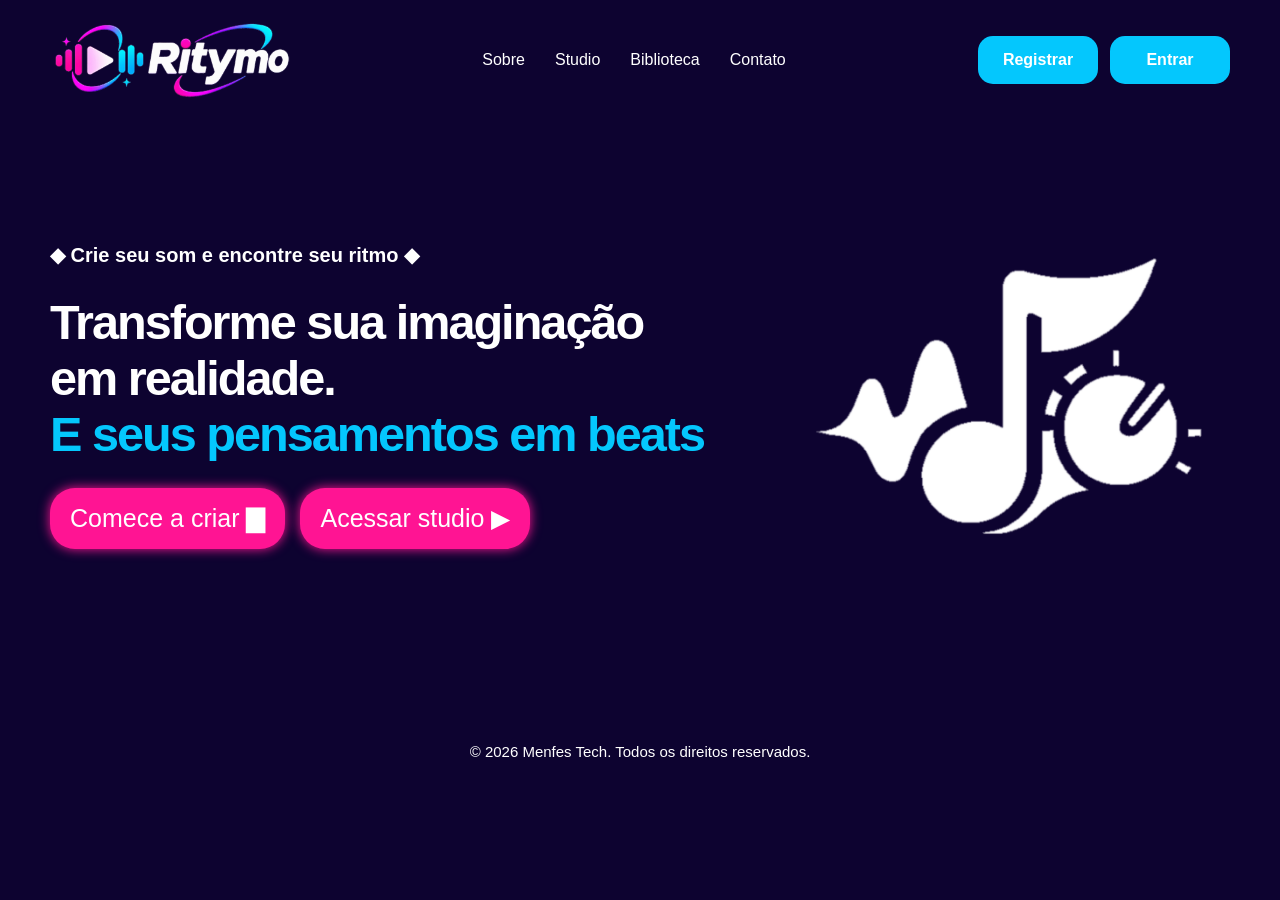
<file: index.html>
<!DOCTYPE html>
<html lang="pt-br">
<head>
    <meta charset="UTF-8">
    <meta name="viewport" content="width=device-width, initial-scale=1.0">
    <title>Ritymo</title>
    <link rel="stylesheet" href="style.css">
</head>

<body>

    <header>
        <!-- Logo -->
        <div class="logo-area">
            <img src="logo.png" alt="Logo do Ritymo" class="logo">
        </div>

        <!-- Menu -->
        <nav class="menu">
            <a href="sobre.html">Sobre</a>
            <a href="studio.html">Studio</a>
            <a href="bibli.html">Biblioteca</a>
            <a href="contato.html">Contato</a>
        </nav>

        <!-- Botões de login -->
        <div class="botoes-login">
            <button class="botao-conta"
                onclick="window.location.href='criar.html'">
                Registrar
            </button>

            <button class="botao-entrar"
                onclick="window.location.href='entrar.html'">
                Entrar
            </button>
        </div>
    </header>

    <main>
        <!-- Conteúdo principal -->
        <section class="hero">

            <div class="hero-texto">
                <h2 class="subtitulo">
                    ◆ Crie seu som e encontre seu ritmo ◆
                </h2>

                <h1 class="titulo">
                    Transforme sua imaginação<br>
                    em realidade.<br>
                    <span>E seus pensamentos em beats</span>
                </h1>

                <!-- Botões principais -->
                <div class="botoes">
                    <button class="botao-criar"
                        onclick="window.location.href='criar.html'">
                        Comece a criar ▇
                    </button>

                    <button class="botao-studio"
                        onclick="window.location.href='studio.html'">
                        Acessar studio ▶
                    </button>
                </div>
            </div>

            <!-- Imagem -->
            <div class="hero-imagem">
                <img src="simbolo.png" alt="Símbolo do Ritymo">
            </div>

        </section>
    </main>

    <!-- Rodapé -->
    <footer class="rodape">
        © 2026 Menfes Tech. Todos os direitos reservados.
    </footer>

    <!-- Chatbot Landbot -->
    <script type="module" src="https://cdn.landbot.io/landbot-3/landbot-3.0.0.mjs"></script>

    <script type="module">
        var myLandbot = new Landbot.Livechat({
            configUrl: 'https://storage.googleapis.com/landbot.online/v3/H-3534070-WK74FCH0W5KQUWKD/index.json',
        });
        
    </script>
</body>
</html>
</file>
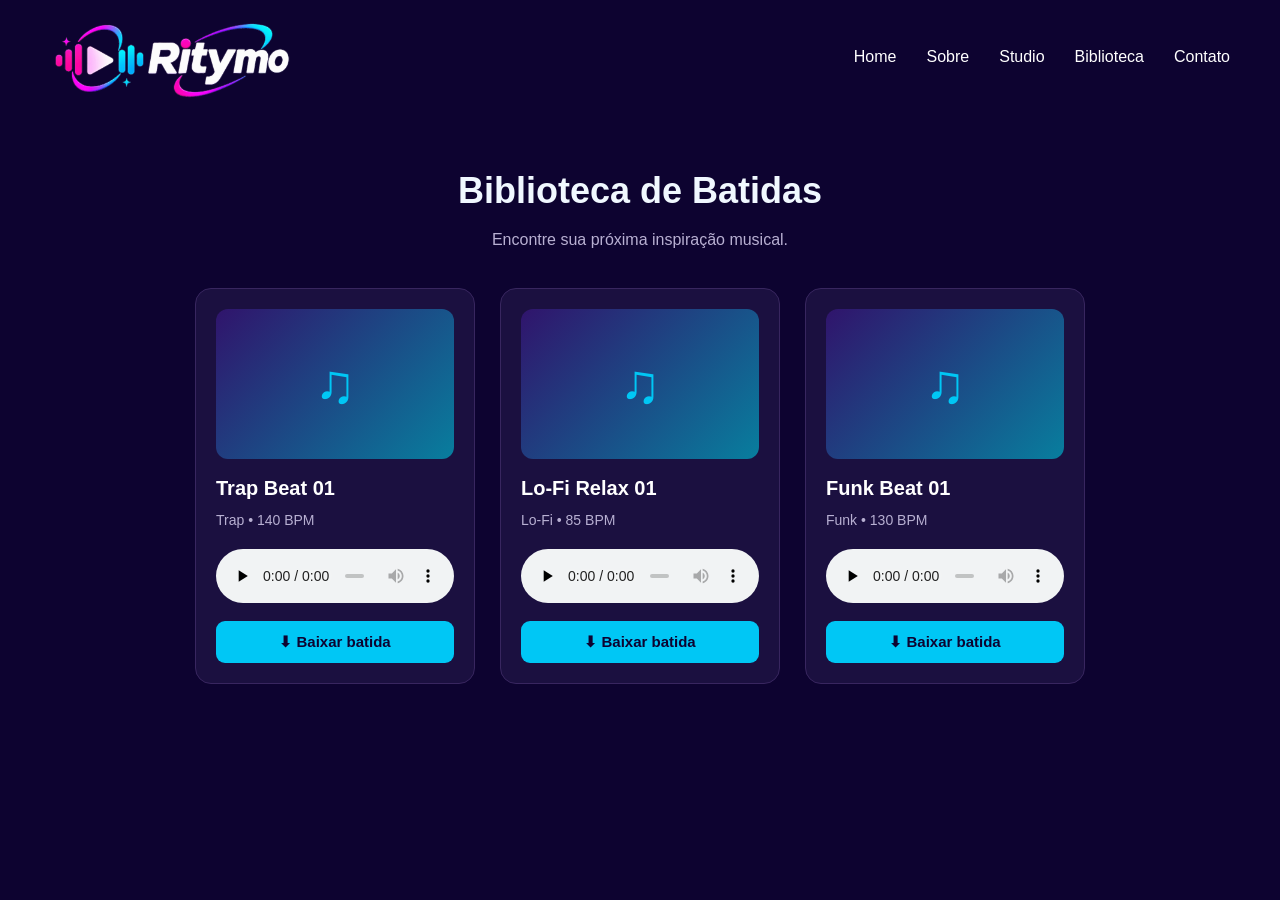
<file: bibli.html>
<!DOCTYPE html>
<html lang="pt-br">
<head>
    <meta charset="UTF-8">
    <meta name="viewport" content="width=device-width, initial-scale=1.0">
    <title>Ritymo - Biblioteca</title>
    <link rel="stylesheet" href="bibli.css">
</head>
<body>

    <div id="alertaUsuario" class="alerta-usuario" role="status" hidden></div>

    <header>
        <!-- Logo -->
        <div class="logo-area">
            <img src="logo.png" alt="Logo do site" class="logo">
        </div>

        <!-- Menu -->
        <nav class="menu">
            <a href="index.html">Home</a>
            <a href="sobre.html">Sobre</a>
            <a href="studio.html">Studio</a>
            <a href="bibli.html">Biblioteca</a>
            <a href="contato.html">Contato</a>
        </nav>
    </header>

    <!-- Conteúdo da biblioteca -->
    <main>
        <h1>Biblioteca de Batidas</h1>
        <p>Encontre sua próxima inspiração musical.</p>

        <section id="listaBatidas" class="lista-batidas">
        </section>
    </main>

    <script src="biblioteca.js"></script>

</body>
</html>
</file>
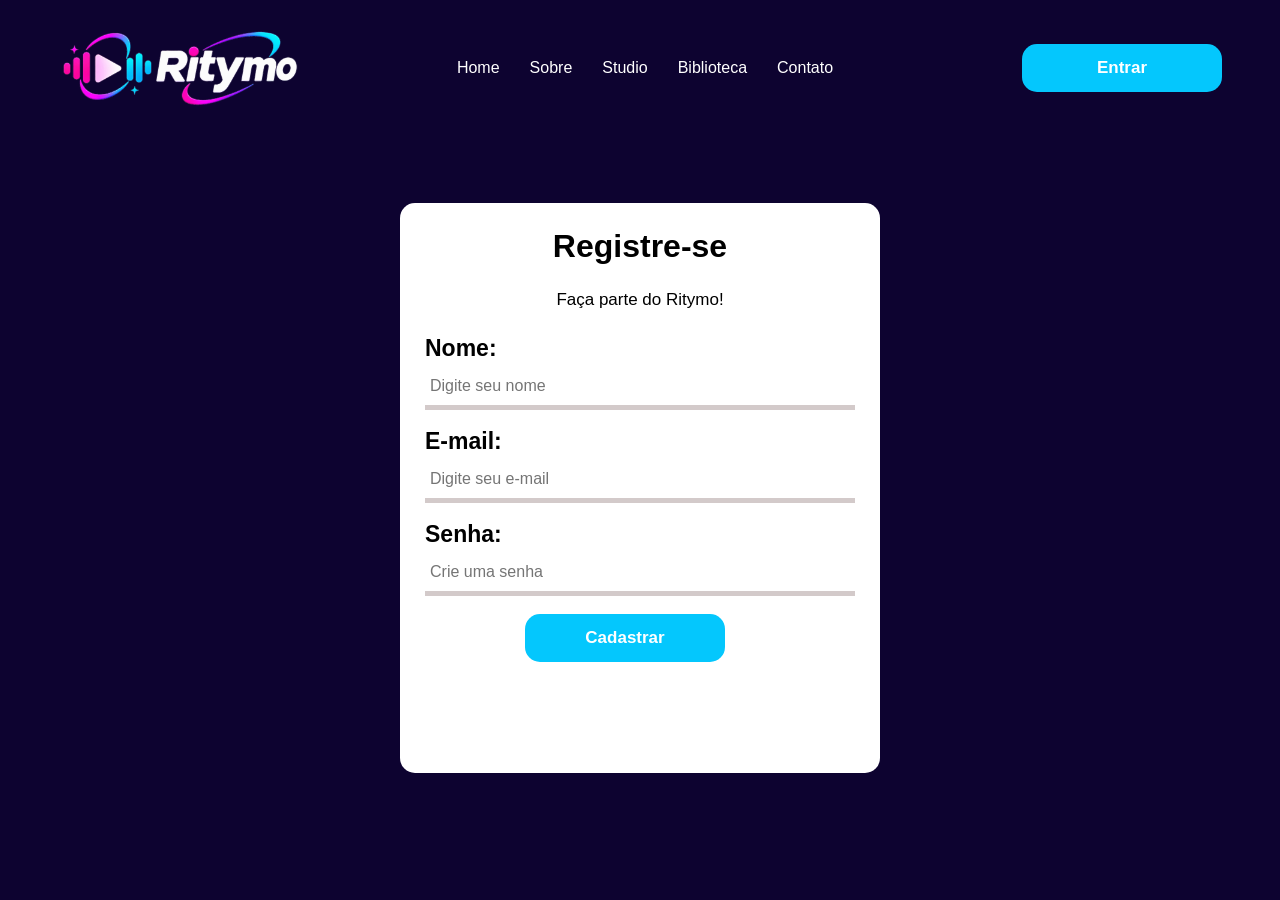
<file: criar.html>
<!DOCTYPE html>
<html lang="pt-br">
<head>
    <meta charset="UTF-8">
    <meta name="viewport" content="width=device-width, initial-scale=1.0">
    <title>Ritymo - Criar conta</title>
    <link rel="stylesheet" href="entrar.css">
</head>
<body>

    <header>
        <!-- Logo -->
        <div class="logo-area">
            <img src="logo.png" alt="Logo do site" class="logo">
        </div>

        <!-- Menu -->
        <nav class="menu">
            <a href="index.html">Home</a>
            <a href="sobre.html">Sobre</a>
            <a href="studio.html">Studio</a>
            <a href="bibli.html">Biblioteca</a>
            <a href="contato.html">Contato</a>
        </nav>

        <!-- Botões -->

            <button class="botao-entrar" type="button"
                onclick="window.location.href='entrar.html'">
                Entrar
            </button>
        </div>
    </header>

    <!-- Formulário de cadastro -->
    <main class="pagina-criar">

        <form class="formulario" id="formCriar">

            <h1>Registre-se</h1>
            <p>Faça parte do Ritymo!</p>

            <div class="campo">
                <label for="nome">Nome:</label>
                <input
                    type="text"
                    id="nome"
                    name="nome"
                    placeholder="Digite seu nome"
                    required
                >
            </div>

            <div class="campo">
                <label for="email">E-mail:</label>
                <input
                    type="email"
                    id="email"
                    name="email"
                    placeholder="Digite seu e-mail"
                    required
                >
            </div>

            <div class="campo">
                <label for="senha">Senha:</label>
                <input
                    type="password"
                    id="senha"
                    name="senha"
                    placeholder="Crie uma senha"
                    required
                >
            </div>

            <div class="cadastrar-tudo">
                <button class="botao-cadastrar" type="submit">
                    Cadastrar
                </button>
            </div>

        </form>

    </main>

    <script>
        const formulario = document.getElementById("formCriar");

        formulario.addEventListener("submit", function(evento) {
            evento.preventDefault();

            const nome = document.getElementById("nome").value.trim();
            const email = document.getElementById("email").value.trim();
            const senha = document.getElementById("senha").value;

            if (!nome || !email || !senha) {
                alert("Preencha todos os campos!");
                return;
            }

            sessionStorage.setItem("nomeUsuario", nome);

            alert("Você cadastrou no Ritymo!");

            window.location.href = "studio.html";
        });
    </script>

</body>
</html>
</file>
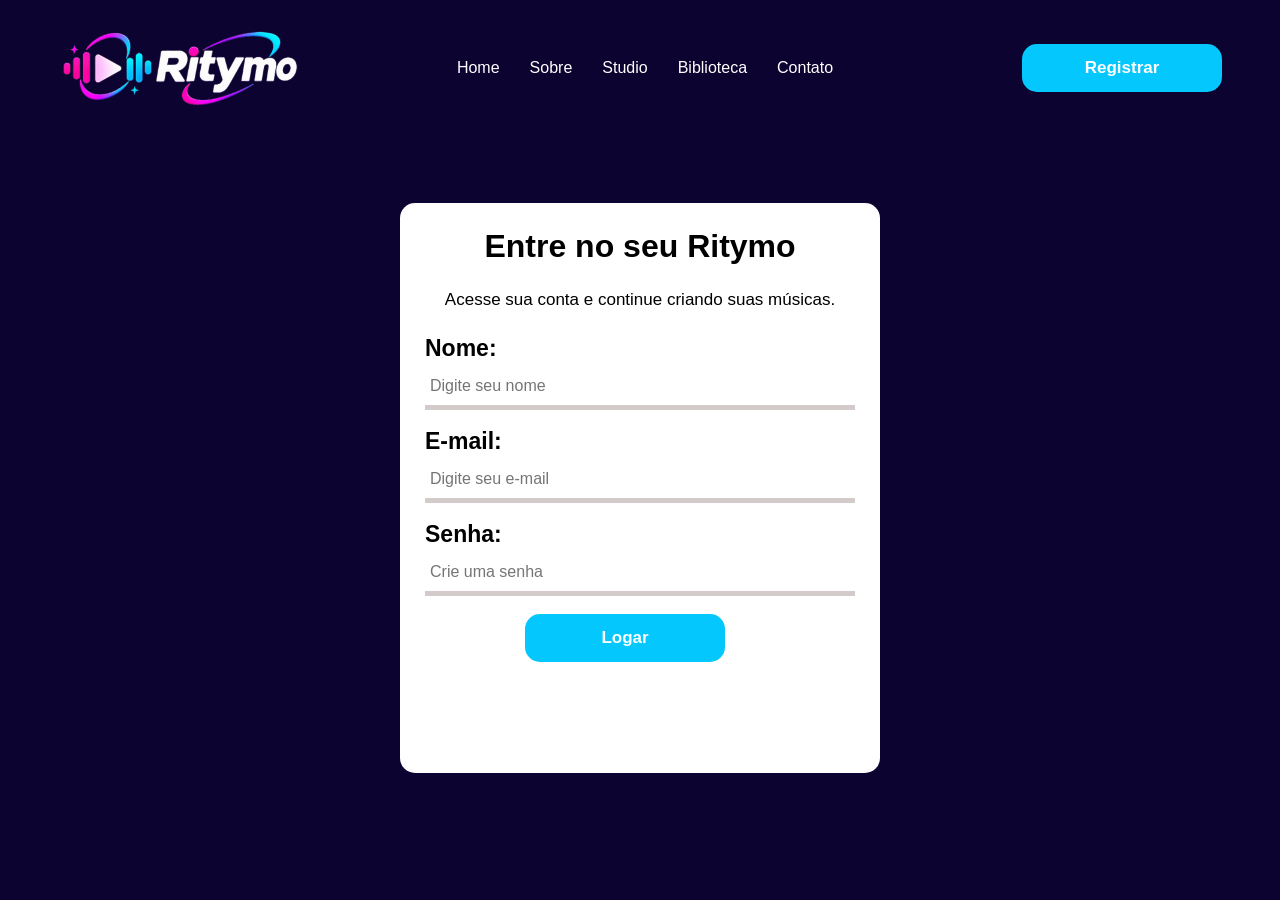
<file: entrar.html>
<!DOCTYPE html>
<html lang="pt-br">
<head>
    <meta charset="UTF-8">
    <meta name="viewport" content="width=device-width, initial-scale=1.0">
    <title>Ritymo - Criar conta</title>
    <link rel="stylesheet" href="entrar.css">
</head>
<body>

    <header>
        <!-- Logo -->
        <div class="logo-area">
            <img src="logo.png" alt="Logo do site" class="logo">
        </div>

        <!-- Menu -->
        <nav class="menu">
            <a href="index.html">Home</a>
            <a href="sobre.html">Sobre</a>
            <a href="studio.html">Studio</a>
            <a href="bibli.html">Biblioteca</a>
            <a href="contato.html">Contato</a>
        </nav>

        <!-- Botões -->
        <div class="botoes-login">
            <button class="botao-conta" type="button"
                onclick="window.location.href='criar.html'">
                Registrar
            </button>
        </div>
    </header>

    <!-- Formulário de cadastro -->
    <main class="pagina-criar">

        <form class="formulario" id="formCriar">

            <h1>Entre no seu Ritymo</h1>
            <p>Acesse sua conta e continue criando suas músicas.</p>

            <div class="campo">
                <label for="nome">Nome:</label>
                <input
                    type="text"
                    id="nome"
                    name="nome"
                    placeholder="Digite seu nome"
                    required
                >
            </div>

            <div class="campo">
                <label for="email">E-mail:</label>
                <input
                    type="email"
                    id="email"
                    name="email"
                    placeholder="Digite seu e-mail"
                    required
                >
            </div>

            <div class="campo">
                <label for="senha">Senha:</label>
                <input
                    type="password"
                    id="senha"
                    name="senha"
                    placeholder="Crie uma senha"
                    required
                >
            </div>

            <div class="cadastrar-tudo">
                <button class="botao-cadastrar" type="submit">
                    Logar
                </button>
            </div>

        </form>

    </main>

    <script>
        const formulario = document.getElementById("formCriar");

        formulario.addEventListener("submit", function(evento) {
            evento.preventDefault();

            const nome = document.getElementById("nome").value.trim();
            const email = document.getElementById("email").value.trim();
            const senha = document.getElementById("senha").value;

            if (!nome || !email || !senha) {
                alert("Preencha todos os campos!");
                return;
            }

            sessionStorage.setItem("nomeUsuario", nome);

            alert("Você logou no Ritymo!");

            window.location.href = "studio.html";
        });
    </script>
     
</body>
</html>
</file>
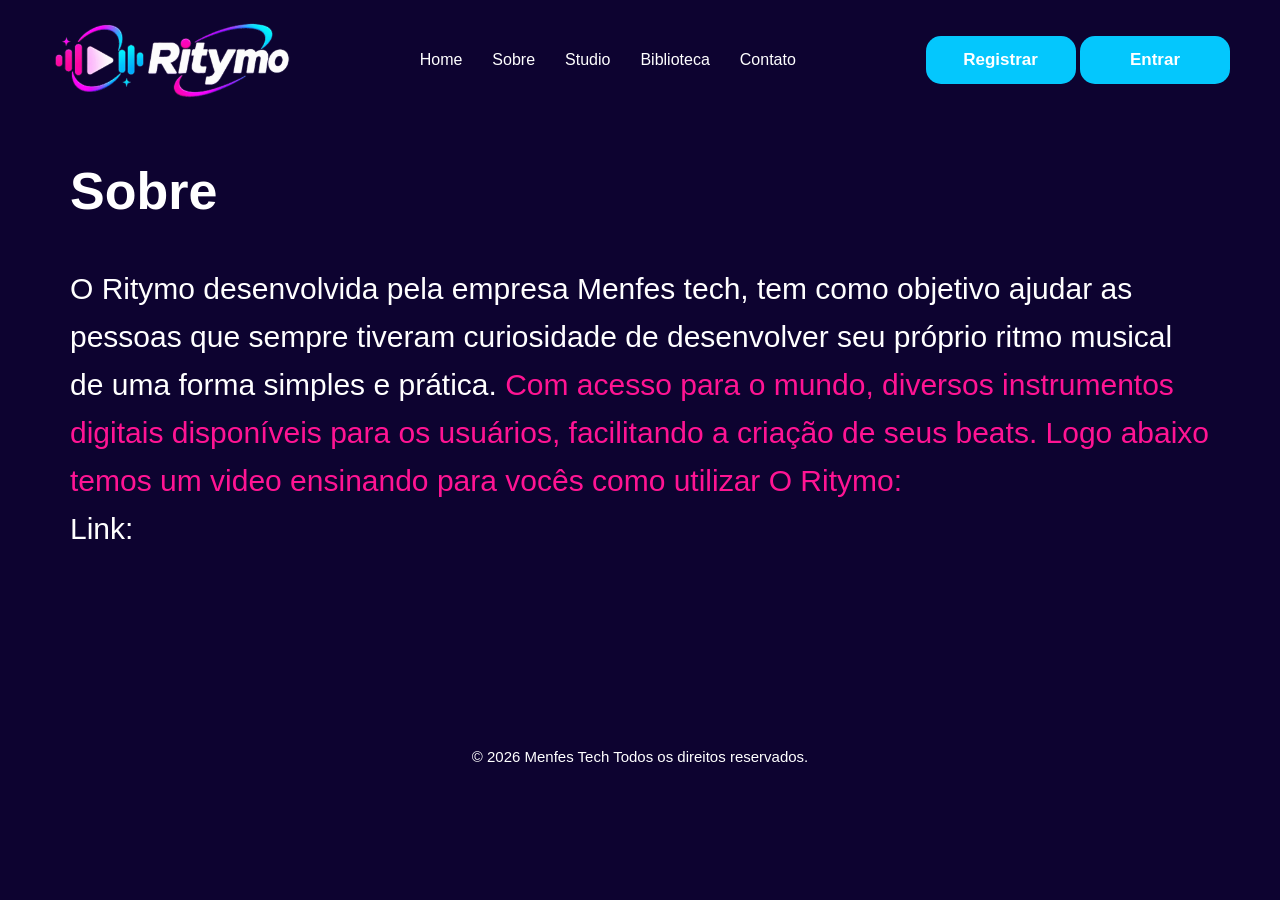
<file: sobre.html>
<!DOCTYPE html>
<html lang="pt-br">
<head>
    <meta charset="UTF-8">
    <meta name="viewport" content="width=device-width, initial-scale=1.0">
    <title>Ritymo</title> 
    <link rel="stylesheet" href="sobre.css">
</head>
<body>
    <header>
        <!--Logo-->
       <div class="logo-area">
        <img src="logo.png" alt="logo do site" class="logo">
       </div>
        <!--Menu-->
       <nav class="menu">
        <a href="index.html">Home</a>

        <a href="sobre.html">Sobre</a>

        <a href="studio.html">Studio</a>

        <a href="bibli.html">Biblioteca</a>

        <a href="contato.html">Contato</a>

       </nav>
       <!--Logins-->
   <div class="botoes-login">
    <button class="botao-conta"
        onclick="window.location.href='criar.html'">
        Registrar
    </button>

    <button class="botao-entrar"
        onclick="window.location.href='entrar.html'">
        Entrar
    </button>
    </header>

<section>
    <!--Conteudo principal-->
    <main class="conteudo-sobre">
        <h1 class="titulo">
        Sobre
        </h1>
        <br>
        <h3>
           O Ritymo desenvolvida pela empresa Menfes tech, tem como objetivo ajudar as pessoas que sempre tiveram curiosidade de desenvolver seu próprio ritmo musical
           de uma forma simples e prática.
           <span> Com acesso para o mundo, diversos instrumentos digitais disponíveis para os usuários, facilitando a criação de seus beats. Logo abaixo temos um video ensinando para vocês como utilizar O Ritymo:</span>
           <p>Link:  </p>
        </h3>
        <br>
    </main>
    <footer class="rodape">
        <br>
        <!---Rodapé-->


        © 2026 Menfes Tech Todos os direitos reservados.


        <br>

    </footer>
    
    <!-- Chatbot Landbot -->
    <script type="module" src="https://cdn.landbot.io/landbot-3/landbot-3.0.0.mjs"></script>

    <script type="module">
        var myLandbot = new Landbot.Livechat({
            configUrl: 'https://storage.googleapis.com/landbot.online/v3/H-3534070-WK74FCH0W5KQUWKD/index.json',
        });
        
    </script>
</body>
</html>

</section>
</file>
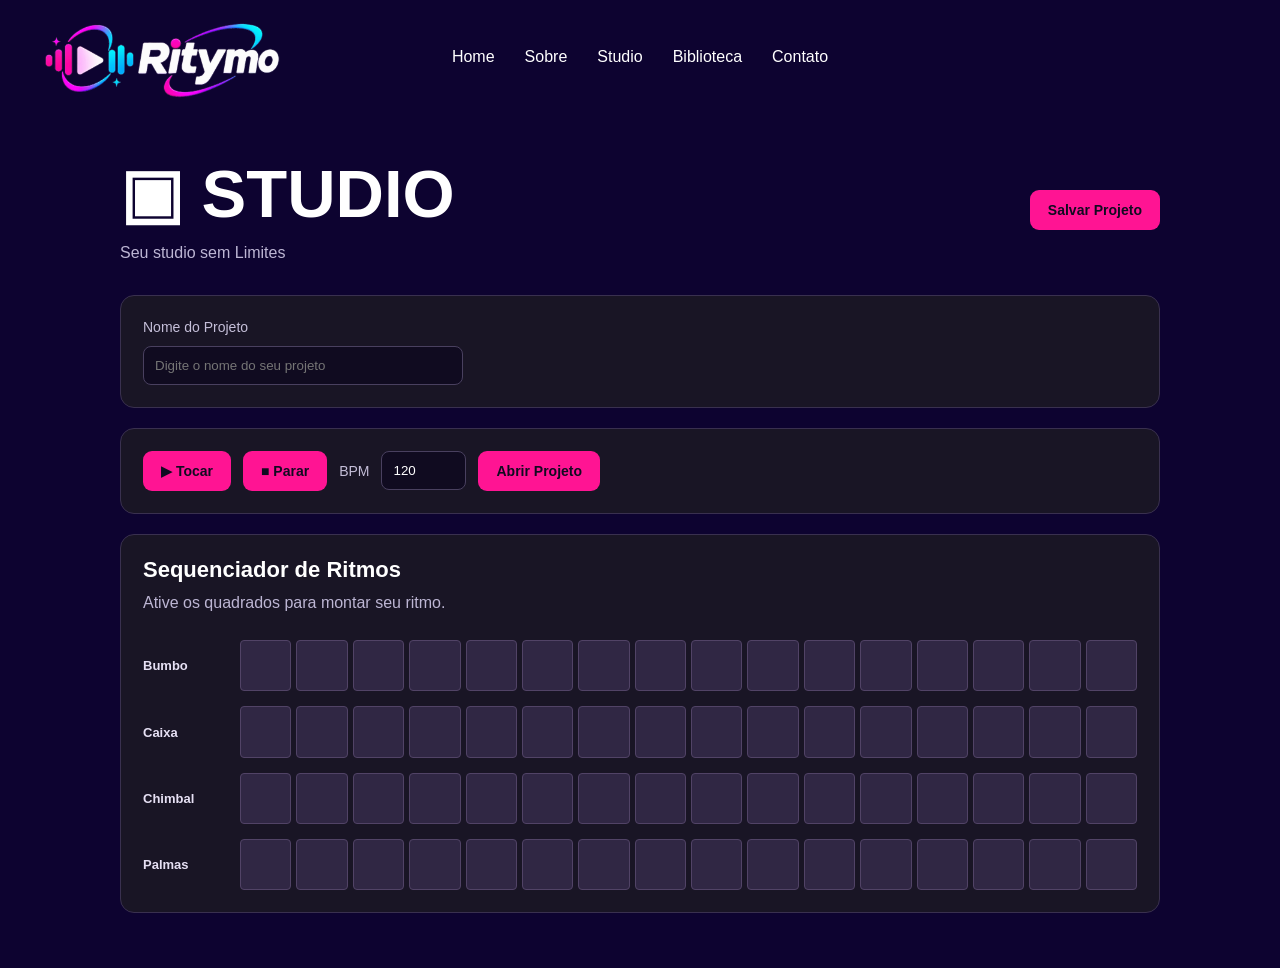
<file: studio.html>
<!DOCTYPE html>
<html lang="pt-br">
<head>
    <meta charset="UTF-8">
    <meta name="viewport" content="width=device-width, initial-scale=1.0">
    <title>Ritymo</title> 
    <link rel="stylesheet" href="studio.css">
</head>
<body>
  
   <div id="alertaUsuario" class="alerta-usuario" role="status" hidden></div>

    <header>
        <!--Logo-->
       <div class="logo-area">
        <img src="logo.png" alt="logo do site" class="logo">
       </div>
       <!--Menu-->
       <nav class="menu">

        <a href="index.html">Home</a>

        <a href="sobre.html">Sobre</a>

        <a href="studio.html">Studio</a>

        <a href="bibli.html">Biblioteca</a>

        <a href="contato.html">Contato</a>

       </nav>
    </header>
       <main class="studio">
    <header class="topbar">

    <div>
     <h1>▣ STUDIO</h1>
    <p>Seu studio sem Limites</p>
    </div>

        <button id="savebutton">Salvar Projeto</button>
    </header>

    
    <section class="projeto">
    <label for="projetoNome">Nome do Projeto</label>
    <input
        type="text"
        id="projetoNome"
        placeholder="Digite o nome do seu projeto"
    >
</section>


    <section class="botoes">
    <button type="button" id="tocar">▶ Tocar</button>
    <button type="button" id="parar">■ Parar</button>

    <label for="bpm">BPM</label>
    <input id="bpm" type="number" min="40" max="240" value="120">

    <button type="button" id="loadbutton">Abrir Projeto</button>
</section>
<input
    type="file"
    id="arquivoProjeto"
    accept=".json,.wav,audio/wav,application/json"
    hidden
>

<div id="audioImportado"></div>

   <section class="sequencia">
    <h2>Sequenciador de Ritmos</h2>
    <p>Ative os quadrados para montar seu ritmo.</p>

    <div id="beatGrid"></div>
</section>

</main>

  <script src="sequenciador.js"></script>
  <script src="projetos.js"></script>
  <script src="salvar-projeto.js"></script>
  
<script>
    const nomeUsuario = sessionStorage.getItem("nomeUsuario");

    if (nomeUsuario) {
        alert(`Você se conectou com o nome ${nomeUsuario}!`);

        sessionStorage.removeItem("nomeUsuario");
    }
</script>
</body>
</html>
</file>
<file: style.css>
/* =========================
   CONFIGURAÇÕES GERAIS
========================= */

* {
    box-sizing: border-box;
    margin: 0;
    padding: 0;
}

html {
    width: 100%;
}

body {
    width: 100%;
    min-height: 100vh;
    background-color: rgb(13, 3, 48);
    color: white;
    font-family: 'Franklin Gothic Medium',
        'Arial Narrow', Arial, sans-serif;
    overflow-x: hidden;
}

img {
    display: block;
    max-width: 100%;
    height: auto;
}

/* =========================
   CABEÇALHO
========================= */

header {
    background-color: rgb(13, 3, 48);
    display: flex;
    align-items: center;
    justify-content: space-between;
    gap: 25px;
    padding: 20px 50px;
}

.logo-area {
    display: flex;
    align-items: center;
    flex-shrink: 0;
}

.logo-area img {
    width: 240px;
    height: auto;
    object-fit: contain;
}

/* =========================
   MENU
========================= */

.menu {
    display: flex;
    align-items: center;
    justify-content: center;
    gap: 30px;
    font-family: 'Franklin Gothic Medium',
        'Arial Narrow', Arial, sans-serif;
}

.menu a {
    position: relative;
    color: white;
    text-decoration: none;
    white-space: nowrap;
}

.menu a::after {
    content: "";
    position: absolute;
    left: 0;
    bottom: -5px;
    width: 0;
    height: 3px;
    background-color: deeppink;
    transition: width 0.3s ease;
}

.menu a:hover::after {
    width: 100%;
}

/* =========================
   BOTÕES DE LOGIN
========================= */

.botoes-login {
    display: flex;
    align-items: center;
    justify-content: center;
    gap: 12px;
    flex-shrink: 0;
}

.botao-conta,
.botao-entrar {
    width: 120px;
    min-height: 48px;
    padding: 10px 12px;
    background-color: rgb(4, 199, 253);
    color: white;
    border: none;
    border-radius: 15px;
    font-size: 16px;
    font-weight: bold;
    cursor: pointer;
    transition: 0.3s ease;
}

.botao-conta:hover,
.botao-entrar:hover {
    background-color: rgb(110, 4, 250);
    box-shadow: 0 0 15px #00C4F7;
    transform: translateY(-3px);
}

/* =========================
   CONTEÚDO PRINCIPAL
========================= */

main {
    width: 100%;
}

.hero {
    display: flex;
    align-items: center;
    justify-content: space-between;
    gap: 30px;
    width: 100%;
    max-width: 1400px;
    margin: 0 auto;
    padding: 50px;
}

.hero-texto {
    display: flex;
    flex-direction: column;
    align-items: flex-start;
    gap: 25px;
    flex: 1;
    min-width: 0;
}

.subtitulo {
    font-size: 20px;
    color: white;
    line-height: 1.5;
}

.titulo {
    font-family: 'Franklin Gothic Medium',
        'Arial Narrow', Arial, sans-serif;
    font-size: clamp(34px, 3.8vw, 55px);
    font-weight: 800;
    line-height: 1.15;
    color: white;
    letter-spacing: -2px;
    overflow-wrap: anywhere;
}

.titulo span {
    color: rgb(4, 199, 253);
}

/* =========================
   IMAGEM PRINCIPAL
========================= */

.hero-imagem {
    flex: 0 1 38%;
    min-width: 0;
}

.hero-imagem img {
    width: 100%;
    height: auto;
    object-fit: contain;
    filter: brightness(0) invert(1);
    transition: filter 0.3s ease;
}

.hero-imagem img:hover {
    filter: brightness(0) saturate(100%)
        invert(15%) sepia(100%)
        saturate(500%) hue-rotate(265deg);
}

/* =========================
   BOTÕES PRINCIPAIS
========================= */

.botoes {
    display: flex;
    flex-wrap: wrap;
    align-items: center;
    gap: 15px;
    width: 100%;
}

.botao-criar,
.botao-studio {
    background-color: deeppink;
    color: white;
    border: none;
    border-radius: 25px;
    padding: 16px 20px;
    font-size: clamp(17px, 2vw, 25px);
    cursor: pointer;
    box-shadow: 0 0 12px deeppink;
    transition: 0.3s ease;
}

.botao-criar:hover,
.botao-studio:hover {
    background-color: rgb(110, 4, 250);
    box-shadow: 0 0 15px #00C4F7;
    transform: translateY(-3px);
}

/* =========================
   RODAPÉ
========================= */

.rodape {
    width: 100%;
    background-color: rgb(13, 3, 48);
    color: white;
    font-size: 15px;
    text-align: center;
    padding: 25px 15px;
    margin-top: 50px;
}

/* =========================
   TABLETS
========================= */

@media (max-width: 1000px) {
    header {
        flex-wrap: wrap;
        justify-content: center;
        padding: 20px;
    }

    .logo-area img {
        width: 190px;
    }

    .menu {
        gap: 20px;
    }

    .hero {
        padding: 35px 25px;
        gap: 20px;
    }

    .titulo {
        letter-spacing: -1px;
    }
}

/* =========================
   CELULARES
========================= */

@media (max-width: 600px) {
    header {
        flex-direction: column;
        align-items: center;
        gap: 22px;
        padding: 20px 15px;
    }

    .logo-area img {
        width: 180px;
    }

    .menu {
        width: 100%;
        flex-wrap: wrap;
        gap: 18px 22px;
        font-size: 15px;
    }

    .botoes-login {
        width: 100%;
        flex-wrap: wrap;
        gap: 10px;
    }

    .botao-conta,
    .botao-entrar {
        width: 130px;
    }

    .hero {
        flex-direction: column;
        align-items: center;
        text-align: center;
        gap: 25px;
        padding: 30px 20px;
    }

    .hero-texto {
        width: 100%;
        align-items: center;
        gap: 20px;
    }

    .subtitulo {
        font-size: 16px;
    }

    .titulo {
        width: 100%;
        font-size: clamp(29px, 8vw, 40px);
        line-height: 1.2;
        letter-spacing: -1px;
        overflow-wrap: anywhere;
    }

    .hero-imagem {
        flex: none;
        width: 80%;
        max-width: 300px;
    }

    .botoes {
        flex-direction: column;
        align-items: center;
        gap: 15px;
    }

    .botao-criar,
    .botao-studio {
        width: 100%;
        max-width: 320px;
        font-size: 19px;
        padding: 15px;
    }

    .rodape {
        margin-top: 25px;
        font-size: 13px;
        line-height: 1.6;
    }
}
</file>
<file: bibli.css>
* {
    box-sizing: border-box;
    margin: 0;
    padding: 0;
}

body {
    background-color: rgb(13, 3, 48);
    color: white;
    font-family: Arial, sans-serif;
    min-height: 100vh;
}


/* =========================
   CABEÇALHO
========================= */

header {
    background-color: rgb(13, 3, 48);
    display: flex;
    align-items: center;
    justify-content: space-between;
    padding: 20px 50px;
    gap: 25px;
}

.logo-area {
    display: flex;
    align-items: center;
    gap: 10px;
    flex-shrink: 0;
}

.logo-area img {
    width: 240px;
    max-width: 100%;
    height: auto;
    object-fit: contain;
    display: block;
}

h1 {
    font-family: 'Trebuchet MS', Arial, sans-serif;
    color: aliceblue;
}


/* =========================
   MENU DE NAVEGAÇÃO
========================= */

.menu {
    display: flex;
    align-items: center;
    gap: 30px;
    font-family: 'Franklin Gothic Medium',
                 'Arial Narrow', Arial, sans-serif;
}

.menu a {
    position: relative;
    color: white;
    text-decoration: none;
    padding-bottom: 5px;
}

/* Linha animada */

.menu a::after {
    content: "";
    position: absolute;
    left: 0;
    bottom: -5px;
    width: 0;
    height: 3px;
    background-color: deeppink;
    transition: width 0.3s ease;
}

.menu a:hover::after {
    width: 100%;
}


/* =========================
   BOTÕES DE LOGIN
========================= */

.botoes-login {
    display: flex;
    align-items: center;
    justify-content: center;
    gap: 15px;
    flex-shrink: 0;
}

.botao-conta,
.botao-entrar {
    width: 150px;
    min-height: 48px;
    box-sizing: border-box;

    margin: 0;
    padding: 10px 15px;

    background-color: rgb(4, 199, 253);
    color: white;

    border: none;
    border-radius: 15px;

    font-size: 16px;
    font-weight: bold;

    cursor: pointer;
    transition: 0.3s ease;

    text-align: center;
    text-decoration: none;

    display: inline-flex;
    align-items: center;
    justify-content: center;
}

.botao-conta:hover,
.botao-entrar:hover {
    background-color: rgb(110, 4, 250);
    box-shadow: 0 0 15px #00C4F7;
    transform: translateY(-3px);
}


/* =========================
   CONTEÚDO PRINCIPAL
========================= */

main {
    width: 90%;
    max-width: 1200px;
    margin: 50px auto;
}

/* Título da Biblioteca */

main h1 {
    font-family: 'Trebuchet MS', Arial, sans-serif;
    font-size: 36px;
    text-align: center;
    margin-bottom: 15px;
    color: aliceblue;
}

/* Descrição */

main > p {
    color: #b8b0d2;
    text-align: center;
    font-size: 16px;
    line-height: 1.6;
}


/* =========================
   LISTA DE BATIDAS
========================= */

.lista-batidas {
    display: grid;

    grid-template-columns: repeat(
        auto-fit,
        minmax(min(100%, 260px), 280px)
    );

    justify-content: center;
    align-items: stretch;

    gap: 25px;
    margin-top: 35px;
    width: 100%;
}


/* =========================
   CARD DE CADA BATIDA
========================= */

.card-batida {
    background: #1b1040;

    border: 1px solid #38265f;
    border-radius: 16px;

    padding: 20px;
    min-width: 0;
    width: 100%;

    transition: transform 0.3s ease,
                box-shadow 0.3s ease;
}

.card-batida:hover {
    transform: translateY(-5px);
    box-shadow: 0 8px 25px rgba(0, 199, 245, 0.12);
}


/* =========================
   CAPA DA BATIDA
========================= */

.capa-batida {
    height: 150px;
    width: 100%;

    display: flex;
    align-items: center;
    justify-content: center;

    border-radius: 12px;
    margin-bottom: 18px;

    font-size: 55px;
    color: #00c7f5;

    background: linear-gradient(
        135deg,
        #30146c,
        #087e9e
    );
}


/* =========================
   NOME E INFORMAÇÕES
========================= */

.card-batida h3 {
    color: white;
    font-size: 20px;
    margin-bottom: 10px;
}

.card-batida p {
    color: #b8b0d2;
    font-size: 14px;
    margin-bottom: 18px;
    line-height: 1.5;
}


/* =========================
   PLAYER DE ÁUDIO
========================= */

.card-batida audio {
    display: block;
    width: 100%;
    max-width: 100%;
    margin-bottom: 18px;
}


/* =========================
   BOTÃO DE DOWNLOAD
========================= */

.botao-download {
    display: flex;
    align-items: center;
    justify-content: center;

    width: 100%;
    padding: 12px;

    text-align: center;
    text-decoration: none;
    font-weight: bold;
    font-size: 15px;

    color: #0d0330;
    background: #00c7f5;

    border-radius: 9px;
    transition: 0.3s ease;
}

.botao-download:hover {
    background: #8a5cff;
    color: white;
    box-shadow: 0 0 15px rgba(138, 92, 255, 0.4);
}


/* =========================
   RESPONSIVIDADE
========================= */

@media (max-width: 1000px) {
    header {
        padding: 20px 25px;
        flex-wrap: wrap;
    }

    .logo-area img {
        width: 180px;
    }

    .menu {
        gap: 20px;
    }

    .botao-conta,
    .botao-entrar {
        width: auto;
        min-width: 100px;
    }
}

@media (max-width: 650px) {
    header {
        justify-content: center;
        flex-direction: column;
        padding: 20px;
    }

    .logo-area img {
        width: 180px;
    }

    .menu {
        justify-content: center;
        flex-wrap: wrap;
    }

    .botoes-login {
        flex-wrap: wrap;
    }

    main {
        width: 92%;
        margin: 35px auto;
    }

    main h1 {
        font-size: 28px;
    }

    .lista-batidas {
        grid-template-columns: minmax(0, 1fr);
        max-width: 360px;
        margin-left: auto;
        margin-right: auto;
    }
}
</file>
<file: entrar.css>
body {
    background-color: rgb(13, 3, 48);;
}


header {
    background-color: rgb(13, 3, 48);
    display: flex;
    align-items: center;
    justify-content: space-between;
    padding: 20px 50px;
}

.logo-area {
    display: flex;
    align-items: center;
    gap: 10px;
}
h1- {
    font-family: 'Trebuchet MS', 'Lucida Sans Unicode', 'Lucida Grande', 'Lucida Sans', Arial, sans-serif;
    color: aliceblue;
}
.logo-area img {
    width: 240px;
    height: auto;
    object-fit: contain;
    display: block;
}

.menu {
    display: flex;
    gap: 30px;
    font-family: 'Franklin Gothic Medium', 'Arial Narrow', Arial, sans-serif;
}

.menu a {
    color: white;
    text-decoration: none;
}
.menu a {
    position: relative;
    text-decoration: none;
}

/* Linha animada */
.menu a::after {
    content: "";
    position: absolute;
    left: 0;
    bottom: -5px;

    width: 0;
    height: 3px;
    background-color:deeppink;

    transition: width 0.3s ease;
}

/* Quando passar o mouse */
.menu a:hover::after {
    width: 100%;
}
.botao-conta,
.botao-entrar {
    width: 200px;
    height: 48px;
    box-sizing: border-box;

    margin-left: 30px;
    background-color: rgb(4, 199, 253);
    color: white;
    border: none;
    border-radius: 15px;
    padding: 0px 10px;
    font-size: 17px;
    font-weight: bold;
    cursor: pointer;
    transition: 0.3s ease;
    text-align: center;

    white-space: nowrap;
    display: inline-flex;
    align-items: center;
    justify-content: center;

}

.botao-conta:hover,
.botao-entrar:hover {
    background-color: rgb(110, 4, 250);
    box-shadow: 0 0 15px #00C4F7;
    transform: translateY(-3px);
}
/* Fundo e posição do formulário */
.pagina-criar {
display: flex;
justify-content: center;
align-items: center;

width: 100%;
min-height: 80vh;

padding: 30px 15px;
box-sizing: border-box;

}

/* Cartão branco */
.formulario {
    background-color: white;
    width: 100%;
    max-width: 480px;
    min-height: 570px;
    padding: 25px;
    box-sizing: border-box;
    border-radius: 15px;
    color: black;
}

/* Título */
.formulario h1 {
    text-align: center;
    font-size: 32px;
    margin: 0 0 25px;
    font-family: 'Franklin Gothic Medium', 'Arial Narrow', Arial, sans-serif;
}
.formulario p {
    text-align: center;
    font-size: 17px;
    margin: 0 0 25px;
    font-family: 'Franklin Gothic Medium', 'Arial Narrow', Arial, sans-serif;

}

/* Cada campo */
.campo {
    display: flex;
    flex-direction: column;
    margin-bottom: 18px;
    border-bottom: 5px solid rgb(211, 202, 202);
}

/* Nome, Email e Senha */
.campo label {
    font-size: 23px;
    font-weight: bold;
    margin-bottom: 5px;
    font-family: 'Franklin Gothic Medium', 'Arial Narrow', Arial, sans-serif;
}

/* Área para digitar */
.campo input {
    border: none;
    outline: none;
    padding: 10px 5px;
    font-size: 16px;
    background-color: transparent;
    width: 100%;
    box-sizing: border-box;
}

/* Botão Criar */
.botao-cadastrar {
     width: 200px;
    height: 48px;
    box-sizing: border-box;

    margin-left: 100px;
    background-color: rgb(4, 199, 253);
    color: white;
    border: none;
    border-radius: 15px;
    padding: 0px 10px;
    font-size: 17px;
    font-weight: bold;
    cursor: pointer;
    transition: 0.3s ease;
    text-align: center;

    white-space: nowrap;
    display: inline-flex;
    align-items: center;
    justify-content: center;

}
.botao-cadastrar:hover {
    background-color: rgb(110, 4, 250);
    box-shadow: 0 0 15px #00C4F7;
    transform: translateY(-3px);
}
</file>
<file: sobre.css>
/* =========================
   CONFIGURAÇÕES GERAIS
========================= */

* {
    box-sizing: border-box;
    margin: 0;
    padding: 0;
}

html {
    width: 100%;
}

body {
    width: 100%;
    min-height: 100vh;
    background-color: rgb(13, 3, 48);
    font-family: 'Franklin Gothic Medium',
        'Arial Narrow', Arial, sans-serif;
    overflow-x: hidden;
}

/* =========================
   CABEÇALHO
========================= */

header {
    background-color: rgb(13, 3, 48);
    display: flex;
    align-items: center;
    justify-content: space-between;
    gap: 25px;
    padding: 20px 50px;
}

.logo-area {
    display: flex;
    align-items: center;
    flex-shrink: 0;
}

.logo-area img {
    width: 240px;
    max-width: 100%;
    height: auto;
    object-fit: contain;
    display: block;
}

/* =========================
   MENU
========================= */

.menu {
    display: flex;
    align-items: center;
    justify-content: center;
    gap: 30px;
    font-family: 'Franklin Gothic Medium',
        'Arial Narrow', Arial, sans-serif;
}

.menu a {
    position: relative;
    color: white;
    text-decoration: none;
    white-space: nowrap;
}

/* Linha animada */

.menu a::after {
    content: "";
    position: absolute;
    left: 0;
    bottom: -5px;
    width: 0;
    height: 3px;
    background-color: deeppink;
    transition: width 0.3s ease;
}

.menu a:hover::after {
    width: 100%;
}

/* =========================
   BOTÕES DE LOGIN
========================= */

.botao-conta,
.botao-entrar {
    width: 150px;
    min-height: 48px;
    box-sizing: border-box;
    margin: 0;
    background-color: rgb(4, 199, 253);
    color: white;
    border: none;
    border-radius: 15px;
    padding: 10px 15px;
    font-size: 17px;
    font-weight: bold;
    cursor: pointer;
    transition: 0.3s ease;
    text-align: center;
    display: inline-flex;
    align-items: center;
    justify-content: center;
    flex-shrink: 0;
}

.botao-conta:hover,
.botao-entrar:hover {
    background-color: rgb(110, 4, 250);
    box-shadow: 0 0 15px #00C4F7;
    transform: translateY(-3px);
}

/* =========================
   CONTEÚDO SOBRE
========================= */

.conteudo-sobre {
    width: 100%;
    max-width: 1200px;
    margin: 0 auto;
    padding: 40px 30px;
    font-family: 'Franklin Gothic Medium',
        'Arial Narrow', Arial, sans-serif;
}

.conteudo-sobre h1 {
    color: white;
    font-size: 52px;
    line-height: 1.2;
    margin-bottom: 25px;
}

.conteudo-sobre h3 {
    color: white;
    font-size: 30px;
    line-height: 1.6;
    font-weight: normal;
    overflow-wrap: break-word;
}

.conteudo-sobre span {
    color: deeppink;
}

/* =========================
   RODAPÉ
========================= */

.rodape {
    background-color: rgb(13, 3, 48);
    color: white;
    font-size: 15px;
    margin-top: 100px;
    padding: 20px;
    text-align: center;
}

/* =========================
   TABLETS
========================= */

@media (max-width: 1000px) {

    header {
        flex-wrap: wrap;
        justify-content: center;
        padding: 20px;
        gap: 25px;
    }

    .logo-area img {
        width: 190px;
    }

    .menu {
        gap: 22px;
        flex-wrap: wrap;
    }

    .botao-conta,
    .botao-entrar {
        width: 130px;
    }

    .conteudo-sobre h1 {
        font-size: 44px;
    }

    .conteudo-sobre h3 {
        font-size: 26px;
    }
}

/* =========================
   CELULARES
========================= */

@media (max-width: 600px) {

    header {
        flex-direction: column;
        align-items: center;
        padding: 20px 15px;
        gap: 22px;
    }

    .logo-area {
        justify-content: center;
        width: 100%;
    }

    .logo-area img {
        width: 180px;
    }

    .menu {
        width: 100%;
        display: flex;
        flex-wrap: wrap;
        justify-content: center;
        gap: 18px 22px;
        font-size: 15px;
    }

    .botao-conta,
    .botao-entrar {
        width: 130px;
        min-height: 44px;
        font-size: 15px;
    }

    /* Texto adaptado para a largura do celular */

    .conteudo-sobre {
        padding: 30px 20px;
        text-align: left;
    }

    .conteudo-sobre h1 {
        font-size: clamp(32px, 9vw, 42px);
        margin-bottom: 20px;
    }

    .conteudo-sobre h3 {
        font-size: 19px;
        line-height: 1.7;
        font-weight: normal;
        overflow-wrap: break-word;
    }

    .conteudo-sobre span {
        color: deeppink;
    }

    .rodape {
        margin-top: 40px;
        padding: 20px 15px;
        font-size: 13px;
        line-height: 1.6;
    }
}
</file>
<file: studio.css>
/* =========================
   CONFIGURAÇÕES GERAIS
========================= */

* {
    box-sizing: border-box;
    margin: 0;
    padding: 0;
}

body {
    font-family: Arial, sans-serif;
    background-color: rgb(13, 3, 48);
    color: white;
    min-height: 100vh;
}

/* =========================
   CABEÇALHO
========================= */

body > header {
    width: 100%;
    background-color: rgb(13, 3, 48);

    display: flex;
    align-items: center;
    justify-content: space-between;

    padding: 20px 40px;
    position: relative;
}

/* Logo */

.logo-area {
    display: flex;
    align-items: center;
    flex-shrink: 0;
}

.logo-area img {
    width: 240px;
    max-width: 100%;
    height: auto;
    object-fit: contain;
    display: block;
}

/* Menu centralizado */

.menu {
    display: flex;
    align-items: center;
    justify-content: center;
    gap: 30px;

    position: absolute;
    left: 50%;
    transform: translateX(-50%);

    font-family: 'Franklin Gothic Medium',
        'Arial Narrow', Arial, sans-serif;
}

.menu a {
    position: relative;
    color: white;
    text-decoration: none;
    white-space: nowrap;
    padding-bottom: 5px;
}

/* Linha animada */

.menu a::after {
    content: "";
    position: absolute;
    left: 0;
    bottom: 0;

    width: 0;
    height: 3px;

    background-color: deeppink;
    transition: width 0.3s ease;
}

.menu a:hover::after {
    width: 100%;
}

/* Botões de cadastro e login */

.botao-conta,
.botao-entrar {
    width: 170px;
    height: 48px;
    flex-shrink: 0;

    background-color: rgb(4, 199, 253);
    color: white;

    border: none;
    border-radius: 15px;
    padding: 0 10px;

    font-size: 16px;
    font-weight: bold;
    font-family: Arial, sans-serif;

    cursor: pointer;
    transition: 0.3s ease;

    display: inline-flex;
    align-items: center;
    justify-content: center;

    white-space: nowrap;
}

.botao-conta:hover,
.botao-entrar:hover {
    background-color: rgb(110, 4, 250);
    box-shadow: 0 0 15px #00C4F7;
    transform: translateY(-3px);
}

/* =========================
   STUDIO
========================= */

.studio {
    width: 100%;
    max-width: 1100px;

    margin: 0 auto;
    padding: 35px 30px;
}

.studio .topbar {
    width: 100%;

    display: flex;
    align-items: center;
    justify-content: space-between;
    flex-wrap: wrap;
    gap: 20px;

    margin-bottom: 30px;
}

.studio h1 {
    color: white;
    font-family: 'Franklin Gothic Medium',
        'Arial Narrow', Arial, sans-serif;
    font-size: 67px;
    margin-bottom: 8px;
}

.studio p {
    color: #bdb6d4;
    margin-top: 8px;
    line-height: 1.5;
}

/* Caixas do Studio */

.projeto,
.botoes,
.sequencia {
    width: 100%;

    background-color: #191525;
    border: 1px solid #39304f;
    border-radius: 14px;

    padding: 22px;
    margin-bottom: 20px;
}

/* Textos dos campos */

.projeto label,
.botoes label {
    color: #c5bfd9;
    font-size: 14px;
}

/* Campos de entrada */

.projeto input,
.botoes input {
    background-color: #100b20;
    color: white;

    border: 1px solid #49405f;
    border-radius: 8px;

    padding: 11px;
    font-family: Arial, sans-serif;
}

.projeto input {
    display: block;
    width: min(100%, 320px);
    margin-top: 10px;
}

#bpm {
    width: 85px;
    min-width: 0;
}

/* Botões do Studio */

.studio button {
    background-color: deeppink;
    color: #100b20;

    border: none;
    border-radius: 9px;
    padding: 12px 18px;

    font-family: Arial, sans-serif;
    font-size: 14px;
    font-weight: bold;

    cursor: pointer;
    transition: 0.2s ease;
}

.studio button:hover {
    background-color: #8b5cf6;
    color: white;
}

/* Alinhamento dos controles */

.studio .botoes {
    display: flex;
    align-items: center;
    justify-content: flex-start;
    flex-wrap: wrap;
    gap: 12px;
}

.studio .botoes input {
    margin: 0;
}

/* =========================
   SEQUENCIADOR DE RITMOS
========================= */

.sequencia h2 {
    color: white;
    font-size: 22px;
    margin-bottom: 8px;
}

#beatGrid {
    display: flex;
    flex-direction: column;
    gap: 15px;
    margin-top: 25px;
}

.instrument-row {
    display: grid;
    grid-template-columns: 85px minmax(0, 1fr);
    align-items: center;
    gap: 12px;
}

.instrument-name {
    color: #e6e0f4;
    font-size: 13px;
    font-weight: bold;
}

/* 16 passos de cada instrumento */

.steps {
    display: grid;
    grid-template-columns: repeat(16, minmax(0, 1fr));
    gap: 5px;
}

.studio .step {
    width: 100%;
    min-width: 0;
    aspect-ratio: 1;

    padding: 0;

    background-color: #302744;
    border: 1px solid #514366;
    border-radius: 4px;
}

.studio .step.active {
    background-color: rgb(4, 199, 253);
    border-color: rgb(4, 199, 253);
    box-shadow: 0 0 10px rgba(4, 199, 253, 0.5);
}

/* =========================
   RESPONSIVIDADE
========================= */

@media (max-width: 900px) {
    body > header {
        justify-content: center;
        flex-wrap: wrap;
        gap: 20px;
    }

    .menu {
        position: static;
        transform: none;
        order: 2;
        width: 100%;
        flex-wrap: wrap;
        gap: 20px;
    }

    .logo-area {
        justify-content: center;
        width: 100%;
    }

    .studio h1 {
        font-size: 46px;
    }
}

@media (max-width: 500px) {
    body > header {
        padding: 20px;
    }

    .menu {
        gap: 16px;
    }

    .studio {
        padding: 25px 15px;
    }

    .studio h1 {
        font-size: 36px;
    }

    .projeto,
    .botoes,
    .sequencia {
        padding: 15px;
    }

    .instrument-row {
        grid-template-columns: 65px minmax(0, 1fr);
        gap: 8px;
    }

    .steps {
        gap: 3px;
    }
}
</file>
